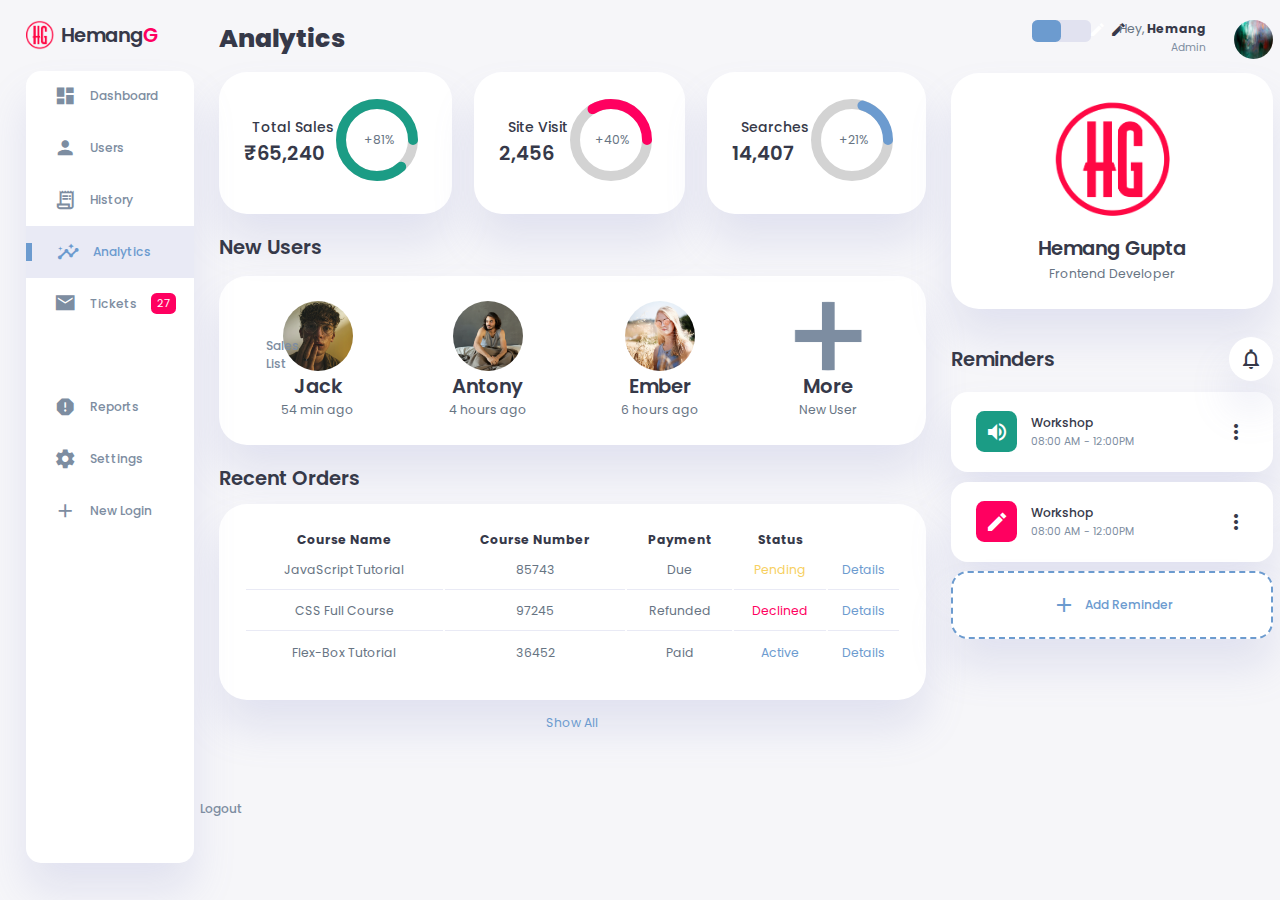
<file: analytics-dashboard/index.html>
<!DOCTYPE html>
<html lang="en">
  <head>
    <meta charset="UTF-8" />
    <meta name="viewport" content="width=device-width, initial-scale=1.0" />
    <link href="https://fonts.googleapis.com/icon?family=Material+Icons+Sharp" rel="stylesheet" />
    <link rel="stylesheet" href="style.css" />
    <title>Responsive Dashboard | by HG</title>
    <link rel="shortcut icon" href="./images/HG-LOGO-RED.png" type="image/x-icon" />
    <script src="./orders.js" defer></script>
    <script src="./index.js" defer></script>
  </head>
  <body>
    <div class="container">
      <!-- Sidebar Section -->
      <aside>
        <div class="toggle">
          <div class="logo">
            <img src="./images/HG-LOGO-RED.png" alt="my-logo" />
            <h2>Hemang<span class="danger">G</span></h2>
          </div>
          <div class="close" id="close-btn">
            <span class="material-icons-sharp"> close </span>
          </div>
        </div>
        <div class="sidebar">
          <a href="#">
            <span class="material-icons-sharp"> dashboard </span>
            <h3>Dashboard</h3>
          </a>
          <a href="#">
            <span class="material-icons-sharp"> person </span>
            <h3>Users</h3>
          </a>
          <a href="#">
            <span class="material-icons-sharp"> receipt_long </span>
            <h3>History</h3>
          </a>
          <a href="#" class="active">
            <span class="material-icons-sharp"> insights </span>
            <h3>Analytics</h3>
          </a>
          <a href="#">
            <span class="material-icons-sharp"> mail </span>
            <h3>Tickets</h3>
            <span class="message-count">27</span>
          </a>
          <a href="#">
            <span class="material-icons-sharp"> inventory </span>
            <h3>Sales List</h3>
          </a>
          <a href="#">
            <span class="material-icons-sharp"> report </span>
            <h3>Reports</h3>
          </a>
          <a href="#">
            <span class="material-icons-sharp"> settings </span>
            <h3>Settings</h3>
          </a>
          <a href="#">
            <span class="material-icons-sharp"> add </span>
            <h3>New Login</h3>
          </a>
          <a href="#">
            <span class="material-icons-sharp"> logout </span>
            <h3>Logout</h3>
          </a>
        </div>
      </aside>
      <!-- End of Sidebar Section -->

      <!-- Main Content -->
      <main>
        <h1>Analytics</h1>

        <!-- Analyses -->
        <div class="analyse">
          <div class="sales">
            <div class="status">
              <div class="info">
                <h3>Total Sales</h3>
                <h2>₹65,240</h2>
              </div>
              <div class="progress">
                <svg fill="#000000">
                  <circle cx="38" cy="38" r="36" class="background-circle"></circle>
                  <circle cx="38" cy="38" r="36" class="foreground-circle"></circle>
                </svg>
                <div class="percentage">
                  <p>+81%</p>
                </div>
              </div>
            </div>
          </div>
          <div class="visits">
            <div class="status">
              <div class="info">
                <h3>Site Visit</h3>
                <h2>2,456</h2>
              </div>
              <div class="progress">
                <svg fill="#000000">
                  <circle cx="38" cy="38" r="36" class="background-circle"></circle>
                  <circle cx="38" cy="38" r="36" class="foreground-circle"></circle>
                </svg>
                <div class="percentage">
                  <p>+40%</p>
                </div>
              </div>
            </div>
          </div>
          <div class="searches">
            <div class="status">
              <div class="info">
                <h3>Searches</h3>
                <h2>14,407</h2>
              </div>
              <div class="progress">
                <svg fill="#000000">
                  <circle cx="38" cy="38" r="36" class="background-circle"></circle>
                  <circle cx="38" cy="38" r="36" class="foreground-circle"></circle>
                </svg>
                <div class="percentage">
                  <p>+21%</p>
                </div>
              </div>
            </div>
          </div>
        </div>
        <!-- End of Analyses -->

        <!-- New Users Section -->
        <div class="new-users">
          <h2>New Users</h2>
          <div class="user-list">
            <div class="user">
              <img src="./images/profile-2.jpg" alt="user-1" />
              <h2>Jack</h2>
              <p>54 min ago</p>
            </div>
            <div class="user">
              <img src="./images/profile-3.jpg" alt="user-2" />
              <h2>Antony</h2>
              <p>4 hours ago</p>
            </div>
            <div class="user">
              <img src="./images/profile-4.jpg" alt="user-3" />
              <h2>Ember</h2>
              <p>6 hours ago</p>
            </div>
            <div class="user add-more">
              <img src="./images/plus.png" alt="add more" />
              <h2>More</h2>
              <p>New User</p>
            </div>
          </div>
        </div>
        <!-- End of New Users Section -->

        <!-- Recent Order Table -->
        <div class="recent-orders">
          <h2>Recent Orders</h2>
          <table>
            <thead>
              <tr>
                <th>Course Name</th>
                <th>Course Number</th>
                <th>Payment</th>
                <th>Status</th>
                <th></th>
              </tr>
            </thead>
            <tbody></tbody>
          </table>
          <a href="#">Show All</a>
        </div>
        <!-- End of Recent Order Table -->
      </main>
      <!--End of Main Content -->

      <!-- Right Section -->
      <div class="right-section">
        <div class="nav">
          <button id="menu-btn">
            <span class="material-icons-sharp"> menu </span>
          </button>
          <div class="dark-mode">
            <span class="material-icons-sharp active"> light_mode </span>
            <span class="material-icons-sharp"> dark_mode </span>
          </div>

          <div class="profile">
            <div class="info">
              <p>Hey, <b>Hemang</b></p>
              <small class="text-muted">Admin</small>
            </div>
            <div class="profile-photo">
              <img src="./images/profile-1.jpg" alt="profile-photo" />
            </div>
          </div>
        </div>
        <!-- End of Nav -->

        <div class="user-profile">
          <div class="logo">
            <img src="./images/HG-LOGO-RED.png" alt="user-logo" />
            <h2>Hemang Gupta</h2>
            <p>Frontend Developer</p>
          </div>
        </div>

        <div class="reminders">
          <div class="header">
            <h2>Reminders</h2>
            <span class="material-icons-sharp"> notifications_none </span>
          </div>

          <div class="notification">
            <div class="icon">
              <span class="material-icons-sharp"> volume_up </span>
            </div>
            <div class="content">
              <div class="info">
                <h3>Workshop</h3>
                <small class="text-muted"> 08:00 AM - 12:00PM </small>
              </div>
              <span class="material-icons-sharp"> more_vert </span>
            </div>
          </div>

          <div class="notification deactivate">
            <div class="icon">
              <span class="material-icons-sharp"> edit </span>
            </div>
            <div class="content">
              <div class="info">
                <h3>Workshop</h3>
                <small class="text-muted"> 08:00 AM - 12:00PM </small>
              </div>
              <span class="material-icons-sharp"> more_vert </span>
            </div>
          </div>

          <div class="notification add-reminder">
            <div>
              <span class="material-icons-sharp"> add </span>
              <h3>Add Reminder</h3>
            </div>
          </div>
        </div>
      </div>
    </div>
  </body>
</html>
</file>
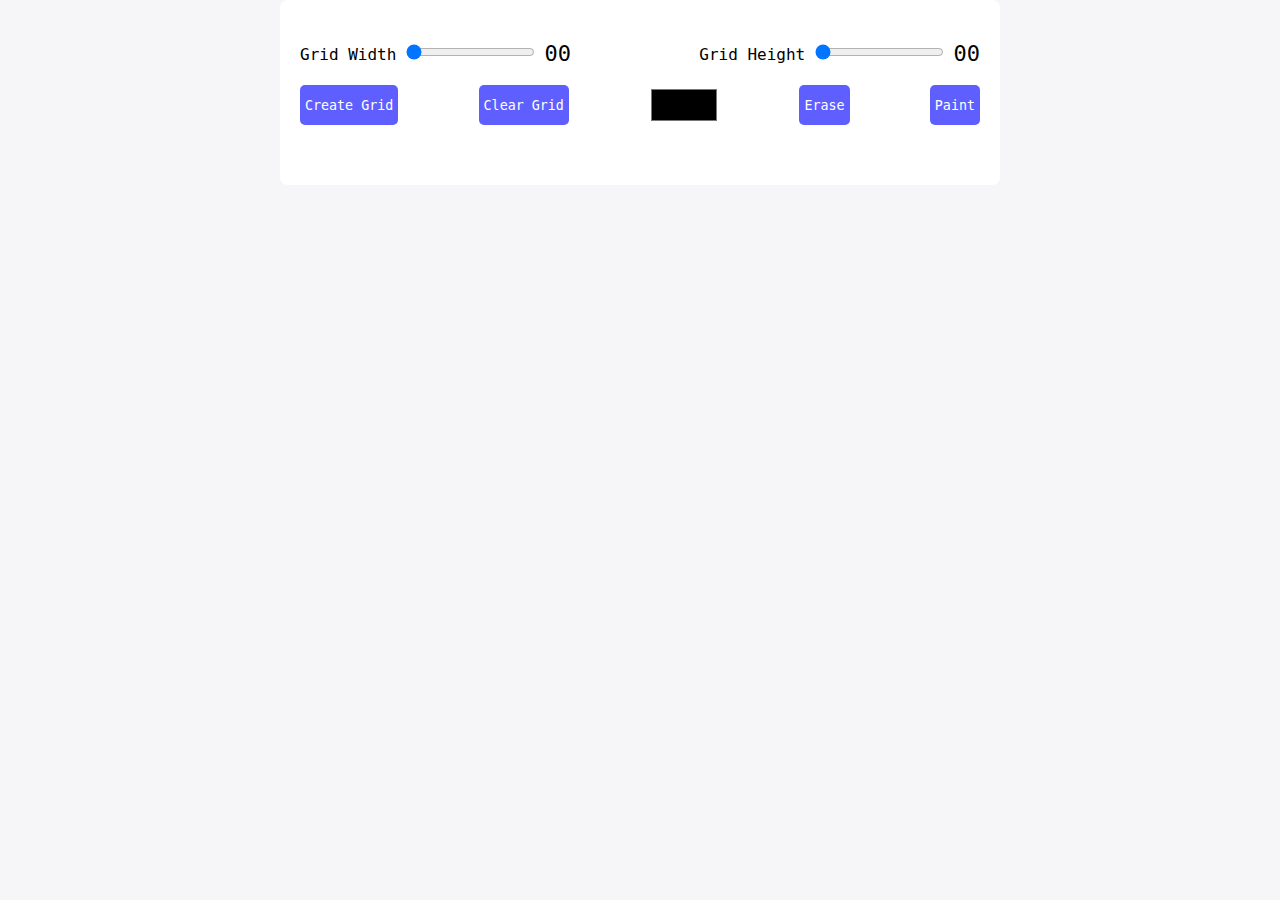
<file: pxl-drawboard/index.html>
<!DOCTYPE html>
<html lang="en">
  <head>
    <meta charset="UTF-8" />
    <meta name="viewport" content="width=device-width, initial-scale=1.0" />
    <link rel="stylesheet" href="style.css" />
    <script src="./index.js" defer></script>
    <title>Pixel Draw Board | by HG</title>
  </head>
  <body>
    <div class="wrapper">
      <div class="options">
        <div class="opt-wrapper">
          <div class="slider">
            <label for="width-range">Grid Width</label>
            <input type="range" id="width-range" min="1" max="35" />
            <span id="width-value">00</span>
          </div>
          <div class="slider">
            <label for="height-range">Grid Height</label>
            <input type="range" id="height-range" min="1" max="35" />
            <span id="height-value">00</span>
          </div>
        </div>

        <div class="opt-wrapper">
          <button id="submit-grid">Create Grid</button>
          <button id="clear-grid">Clear Grid</button>
          <input type="color" name="colorInput" id="color-input" />
          <button id="erase-btn">Erase</button>
          <button id="paint-btn">Paint</button>
        </div>
      </div>
      <div class="container"></div>
    </div>
  </body>
</html>
</file>
<file: analytics-dashboard/style.css>
@import url('https://fonts.googleapis.com/css2?family=Poppins:wght@400;500;600;700;800&display=swap');

:root {
  --color-primary: #6c9bcf;
  --color-danger: #ff0060;
  --color-success: #1b9c85;
  --color-warning: #f7d060;
  --color-white: #fff;
  --color-info-dark: #7d8da1;
  --color-dark: #363949;
  --color-light: rgba(132, 139, 200, 0.18);
  --color-dark-variant: #677483;
  --color-background: #f6f6f9;

  --card-border-radius: 2rem;
  --border-radius-1: 0.4rem;
  --border-radius-2: 1.2rem;

  --card-padding: 1.8rem;
  --padding-1: 1.2rem;

  --box-shadow: 0 2rem 3rem var(--color-light);
}

.dark-mode-variables {
  --color-background: #181a1e;
  --color-white: #202528;
  --color-dark: #edeffd;
  --color-dark-variant: #a3bdcc;
  --color-light: rgba(0, 0, 0, 0.4);
  --box-shadow: 0 2rem 3rem var(--color-light);
}

* {
  margin: 0;
  padding: 0;
  outline: 0;
  appearance: 0;
  border: 0;
  text-decoration: none;
  box-sizing: border-box;
}

html {
  font-size: 14px;
}

body {
  width: 100vw;
  height: 100vh;
  font-family: 'Poppins', sans-serif;
  font-size: 0.88rem;
  user-select: none;
  overflow-x: hidden;
  color: var(--color-dark);
  background-color: var(--color-background);
}

a {
  color: var(--color-dark);
}

img {
  display: block;
  width: 100%;
  object-fit: cover;
}

h1 {
  font-weight: 800;
  font-size: 1.8rem;
}

h2 {
  font-weight: 600;
  font-size: 1.4rem;
}

h3 {
  font-weight: 500;
  font-size: 0.87rem;
}

small {
  font-size: 0.76rem;
}

p {
  color: var(--color-dark-variant);
}

b {
  color: var(--color-dark);
}

.text-muted {
  color: var(--color-info-dark);
}

.primary {
  color: var(--color-primary);
}

.danger {
  color: var(--color-danger);
}

.success {
  color: var(--color-success);
}

.warning {
  color: var(--color-warning);
}

.container {
  display: grid;
  width: 96%;
  margin: 0 auto;
  gap: 1.8rem;
  grid-template-columns: 12rem auto 23rem;
}

aside {
  height: 100vh;
}

aside .toggle {
  display: flex;
  align-items: center;
  justify-content: space-between;
  margin-top: 1.4rem;
}

aside .toggle .logo {
  display: flex;
  gap: 0.5rem;
}

aside .toggle .logo img {
  width: 2rem;
  aspect-ratio: 1/1;
}

aside .toggle .close {
  padding-right: 1rem;
  display: none;
}

aside .sidebar {
  display: flex;
  flex-direction: column;
  background-color: var(--color-white);
  box-shadow: var(--box-shadow);
  border-radius: 15px;
  height: 88vh;
  position: relative;
  top: 1.5rem;
  transition: all 0.3s ease;
}

aside .sidebar:hover {
  box-shadow: none;
}

aside .sidebar a {
  display: flex;
  align-items: center;
  color: var(--color-info-dark);
  height: 3.7rem;
  gap: 1rem;
  position: relative;
  margin-left: 2rem;
  transition: all 0.3s ease;
}

aside .sidebar a span {
  font-size: 1.6rem;
  transition: all 0.3s ease;
}

aside .sidebar a:last-child {
  position: absolute;
  bottom: 2rem;
  width: 100%;
}

aside .sidebar a.active {
  width: 100%;
  color: var(--color-primary);
  background-color: var(--color-light);
  margin-left: 0;
}

aside .sidebar a.active::before {
  content: '';
  width: 6px;
  height: 18px;
  background-color: var(--color-primary);
}

aside .sidebar a.active span {
  color: var(--color-primary);
  margin-left: calc(1rem - 3px);
}

aside .sidebar a:hover {
  color: var(--color-primary);
}

aside .sidebar a:hover:not(.active) span {
  margin-left: 0.6rem;
}

aside .sidebar .message-count {
  background-color: var(--color-danger);
  padding: 2px 6px;
  color: var(--color-white);
  font-size: 11px;
  border-radius: var(--border-radius-1);
}

main {
  margin-top: 1.4rem;
}

main .analyse {
  display: grid;
  grid-template-columns: repeat(3, 1fr);
  gap: 1.6rem;
}

main .analyse > div {
  background-color: var(--color-white);
  padding: var(--card-padding);
  border-radius: var(--card-border-radius);
  margin-top: 1rem;
  box-shadow: var(--box-shadow);
  cursor: pointer;
  transition: all 0.3s ease;
}

main .analyse > div:hover {
  box-shadow: none;
}

main .analyse > div .status {
  display: flex;
  align-items: center;
  justify-content: space-between;
}

main .analyse h3 {
  margin-left: 0.6rem;
  font-size: 1rem;
  white-space: pre;
}

main .analyse .progress {
  position: relative;
  width: 92px;
  height: 92px;
  border-radius: 50%;
}

main .analyse .progress:hover {
  scale: 1.2;
  transition: all 0.3s ease;
}

main .analyse svg {
  width: 7rem;
  aspect-ratio: 1/1;
}

main .analyse svg circle {
  fill: none;
  stroke-width: 10;
  stroke-linecap: round;
  transform: translate(5px, 5px);
}

main .analyse .sales svg circle {
  stroke: var(--color-success);
  stroke-dashoffset: -30;
  stroke-dasharray: 200;
}

main .analyse .visits svg circle {
  stroke: var(--color-danger);
  stroke-dashoffset: -150;
  stroke-dasharray: 200;
}

main .analyse .searches svg circle {
  stroke: var(--color-primary);
  stroke-dashoffset: -180;
  stroke-dasharray: 200;
}

main .analyse svg .background-circle {
  stroke: lightgrey !important;
  stroke-dashoffset: 0 !important;
}

main .analyse .progress .percentage {
  position: absolute;
  top: -3px;
  left: -1px;
  display: flex;
  align-items: center;
  justify-content: center;
  height: 100%;
  width: 100%;
}

main .new-users {
  margin-top: 1.3rem;
}

main .new-users .user-list {
  background-color: var(--color-white);
  padding: var(--card-padding);
  border-radius: var(--card-border-radius);
  margin-top: 1rem;
  box-shadow: var(--box-shadow);
  display: flex;
  justify-content: space-around;
  flex-wrap: wrap;
  gap: 1.4rem;
  cursor: pointer;
  transition: all 0.3s ease;
}

main .new-users .user-list:hover {
  box-shadow: none;
}

main .new-users .user-list .user {
  display: flex;
  flex-direction: column;
  align-items: center;
  justify-content: center;
}

main .new-users .user-list .user:hover:not(.add-more) {
  scale: 1.1;
  transition: all 0.3s ease;
}

main .new-users .user-list .user:hover:not(.add-more) img {
  /* scale: 1.2; */
  rotate: -5deg;
  transition: all 0.3s ease;
}

main .new-users .user-list .user img {
  width: 5rem;
  aspect-ratio: 1/1;
  border-radius: 50%;
}

main .recent-orders {
  margin-top: 1.3rem;
}

main .recent-orders h2 {
  margin-bottom: 0.8rem;
}

main .recent-orders table {
  background-color: var(--color-white);
  width: 100%;
  padding: var(--card-padding);
  text-align: center;
  box-shadow: var(--box-shadow);
  border-radius: var(--card-border-radius);
  transition: all 0.3s ease;
}

main .recent-orders table:hover {
  box-shadow: none;
}

main table tbody td {
  height: 2.8rem;
  border-bottom: 1px solid var(--color-light);
  color: var(--color-dark-variant);
}

main table tbody tr:last-child td {
  border: none;
}

main .recent-orders a {
  text-align: center;
  display: block;
  margin: 1rem auto;
  color: var(--color-primary);
}

.right-section {
  margin-top: 1.4rem;
}

.right-section .nav {
  display: flex;
  justify-content: end;
  gap: 2rem;
}

.right-section .nav button {
  display: none;
}

.right-section .dark-mode {
  background-color: var(--color-light);
  display: flex;
  justify-content: space-between;
  align-items: center;
  height: 1.6rem;
  width: 4.2rem;
  cursor: pointer;
  border-radius: var(--border-radius-1);
}

.right-section .dark-mode span {
  font-size: 1.2rem;
  width: 50%;
  height: 100%;
  display: flex;
  align-items: center;
  justify-content: center;
}

.right-section .dark-mode span.active {
  background-color: var(--color-primary);
  color: white;
  border-radius: var(--border-radius-1);
}

.right-section .nav .profile {
  display: flex;
  gap: 2rem;
  text-align: right;
}

.right-section .nav .profile .profile-photo {
  width: 2.8rem;
  height: 2.8rem;
  border-radius: 50%;
  overflow: hidden;
}

.right-section .user-profile {
  margin-top: 1rem;
  background-color: var(--color-white);
  padding: var(--card-padding);
  border-radius: var(--card-border-radius);
  box-shadow: var(--box-shadow);
  cursor: pointer;
  transition: all 0.3s ease;
}

.right-section .user-profile .logo {
  display: flex;
  flex-direction: column;
  justify-content: center;
  align-items: center;
}

.right-section .user-profile:hover {
  box-shadow: none;
}

.right-section .user-profile img {
  width: 11rem;
  height: auto;
  margin-bottom: 0.8rem;
  border-radius: 50%;
}

.right-section .user-profile h2 {
  margin-bottom: 0.2rem;
}

.right-section .reminders {
  margin-top: 2rem;
}

.right-section .reminders .header {
  display: flex;
  align-items: center;
  justify-content: space-between;
  margin-bottom: 0.8rem;
}

.right-section .reminders .header span {
  padding: 10px;
  box-shadow: var(--box-shadow);
  background-color: var(--color-white);
  border-radius: 50%;
}

.right-section .reminders .notification {
  background-color: var(--color-white);
  display: flex;
  align-items: center;
  gap: 1rem;
  margin-bottom: 0.7rem;
  padding: 1.4rem var(--card-padding);
  border-radius: var(--border-radius-2);
  box-shadow: var(--box-shadow);
  cursor: pointer;
  transition: all 0.3s ease;
}

.right-section .reminders .notification:hover {
  box-shadow: none;
}

.right-section .reminders .notification .content {
  display: flex;
  justify-content: space-between;
  align-items: center;
  margin: 0;
  width: 100%;
}

.right-section .reminders .notification .icon {
  padding: 0.6rem;
  color: var(--color-white);
  background-color: var(--color-success);
  border-radius: 20%;
  display: flex;
}

.right-section .reminders .notification.deactivate .icon {
  background-color: var(--color-danger);
}

.right-section .reminders .add-reminder {
  background-color: var(--color-white);
  border: 2px dashed var(--color-primary);
  color: var(--color-primary);
  display: flex;
  align-items: center;
  justify-content: center;
  cursor: pointer;
}

.right-section .reminders .add-reminder:hover {
  background-color: var(--color-primary);
  color: white;
}

.right-section .reminders .add-reminder div {
  display: flex;
  align-items: center;
  gap: 0.6rem;
}

@media screen and (max-width: 1200px) {
  .container {
    width: 95%;
    grid-template-columns: 7rem auto 23rem;
  }

  aside .logo h2,
  aside .sidebar h3 {
    display: none;
  }

  aside .sidebar a {
    width: 5.6rem;
  }

  aside .sidebar a:last-child {
    position: relative;
    margin-top: 1.8rem;
  }

  main .analyse {
    grid-template-columns: 1fr;
    gap: 0;
  }

  main .new-users .user-list .user {
    flex-basis: 40%;
  }

  main .recent-orders {
    width: 94%;
    position: absolute;
    left: 50%;
    transform: translateX(-50%);
    margin: 2rem 0 0 0.8rem;
  }

  main .recent-orders table {
    width: 83vw;
  }

  main table thead tr th:last-child,
  main table thead tr th:first-child {
    display: none;
  }

  main table tbody tr td:last-child,
  main table tbody tr td:first-child {
    display: none;
  }
}

@media screen and (min-width: 769px) {
  aside {
    display: block !important;
  }
}

@media screen and (max-width: 768px) {
  .container {
    width: 100%;
    grid-template-columns: 1fr;
    padding: 0 var(--padding-1);
  }

  aside {
    position: fixed;
    background-color: var(--color-white);
    width: 15rem;
    z-index: 3;
    box-shadow: 1rem 3rem 4rem var(--color-light);
    height: 100vh;
    left: -100%;
    display: none;
    animation: showMenu 0.4s ease forwards;
  }

  @keyframes showMenu {
    to {
      left: 0;
    }
  }

  aside .logo {
    margin-left: 1rem;
  }

  aside .logo h2 {
    display: inline;
  }

  aside .sidebar h3 {
    display: inline;
  }

  aside .sidebar a {
    width: 100%;
    height: 3.4rem;
  }

  aside .sidebar a:last-child {
    position: absolute;
    bottom: 5rem;
  }

  aside .toggle .close {
    display: inline-block;
    cursor: pointer;
  }

  main {
    margin-top: 8rem;
    padding: 0 1rem;
  }

  main .new-users .user-list .user {
    flex-basis: 35%;
  }

  main .recent-orders {
    position: relative;
    margin: 3rem 0 0 0;
    width: 100%;
  }

  main .recent-orders table {
    width: 100%;
    margin: 0;
  }

  .right-section {
    width: 94%;
    margin: 0 auto 4rem;
  }

  .right-section .nav {
    position: fixed;
    top: 0;
    left: 0;
    align-items: center;
    background-color: var(--color-white);
    padding: 0 var(--padding-1);
    height: 4.6rem;
    width: 100%;
    z-index: 2;
    box-shadow: 0 1rem 1rem var(--color-light);
    margin: 0;
  }

  .right-section .nav .dark-mode {
    width: 4.4rem;
    position: absolute;
    left: 66%;
  }

  .right-section .profile .info {
    display: none;
  }

  .right-section .nav button {
    display: inline-block;
    background-color: transparent;
    cursor: pointer;
    color: var(--color-dark);
    position: absolute;
    left: 1rem;
  }

  .right-section .nav button span {
    font-size: 2rem;
  }
}
</file>
<file: pxl-drawboard/style.css>
:root {
  --color-background: #f6f6f9;
  --btn-background-color: #5f5fff;
  --color-white: #fff;
  --padding-1: 40px 20px;
}

* {
  padding: 0;
  margin: 0;
  box-sizing: border-box;
  font-family: monospace, serif;
}

body {
  background-color: var(--color-background);
  min-width: 100vw;
  min-height: 100vh;
  display: flex;
  justify-content: center;
  align-items: start;
}

.wrapper {
  background-color: var(--color-white);
  width: 80vmin;
  padding: var(--padding-1);
  border-radius: 8px;
}

span {
  position: relative;
  font-size: 22px;
  bottom: -1px;
}

.opt-wrapper {
  display: flex;
  justify-content: space-between;
  margin-bottom: 20px;
  gap: 10px;
}

button {
  background-color: var(--btn-background-color);
  border: none;
  border-radius: 5px;
  padding: 5px;
  color: #ffffff;
}

input[type='color'] {
  -webkit-appearance: none;
  -moz-appearance: none;
  appearance: none;
  background-color: transparent;
  width: 70px;
  height: 40px;
  border: none;
  cursor: pointer;
}

input[type='color']::-webkit-color-swatch,
input[type='color']::-moz-color-swatch {
  border-radius: 8px;
  border: 3px solid #000;
}

.gridCol {
  height: 1em;
  width: 1em;
  border: 1px solid #ddd;
}

.gridRow {
  display: flex;
}

@media only screen and (min-width: 768px) {
  .gridCol {
    width: 0.8em;
    height: 0.8em;
  }
}
</file>
